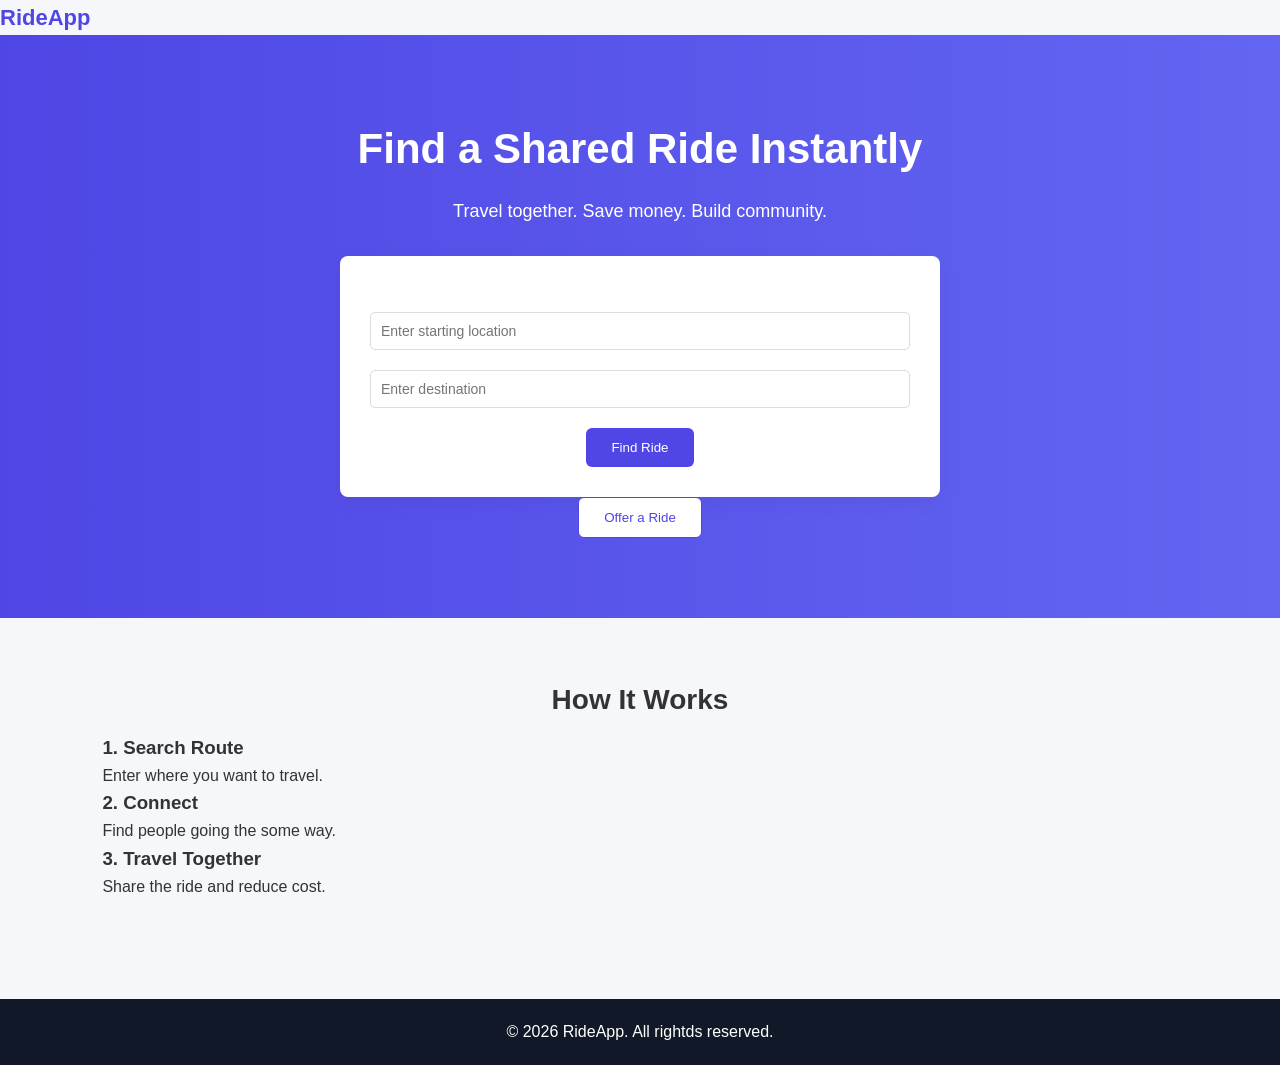
<file: index.html>
<!DOCTYPE html>
<html>
<head>
    <meta charset='utf-8'>
    <meta http-equiv='X-UA-Compatible' content='IE=edge'>
    <title>RideShare | Travel together</title>
    <meta name='viewport' content='width=device-width, initial-scale=1'>
    <link rel="stylesheet" href="css/style.css"/>
</head>
<body>
    <header class="header">
        <div class="container header-container">
            <div class="logo">
            RideApp
            </div>
        </div>
    </header>
    
    <main class="main">
        <section class="hero">
            <div class="container">
                <h1 class="hero-tittle">
                    Find a Shared Ride Instantly
                </h1>
                <p class="hero-subtitle">
                    Travel together. Save money. Build community.
                </p>
                <form id="searchForm" class="search-form">
                    <div class="form-group">
                        <lebel for="from">From</lebel>
                        <input type="text"
                        id="from"
                        name="from"
                        placeholder="Enter starting location"
                        required/>
                    </div>

                    <div class="form-group">
                        <lebel for="to"></lebel>
                        <input
                        type="text"
                        id="to"
                        name="to"
                        placeholder="Enter destination"
                        required/>
                    </div>
                    <button type="submit" class="btn btn-primary">
                        Find Ride
                    </button>
                </form>
                <div class="sffer-section">
                    <button
                    type="button"
                    id="offerBtn"
                    class="btn btn-secondary">
                    Offer a Ride</button>
                </div>
            </div>
        </section>

        <section class="how-it-works">
            <div class="container">
                <h2>How It Works</h2>
                <div class="steps">
                    <div class="step">
                        <h3>1. Search Route</h3>
                        <p> Enter where you want to travel.</p>
                    </div>
                    <div class="step">
                        <h3>2. Connect</h3>
                        <p>Find people going the some way.</p>
                    </div>
                    <div class="step">
                        <h3>3. Travel Together</h3>
                        <p>Share the ride and reduce cost.</p>
                    </div>
                </div>
            </div>
        </section>

    </main>
    <footer class="footer">
        <div class="container">
            <p>© 2026 RideApp. All rightds reserved.</p>
        </div>
    </footer>
    <script src="js/main.js"></script>
</body>
</html>
</file>
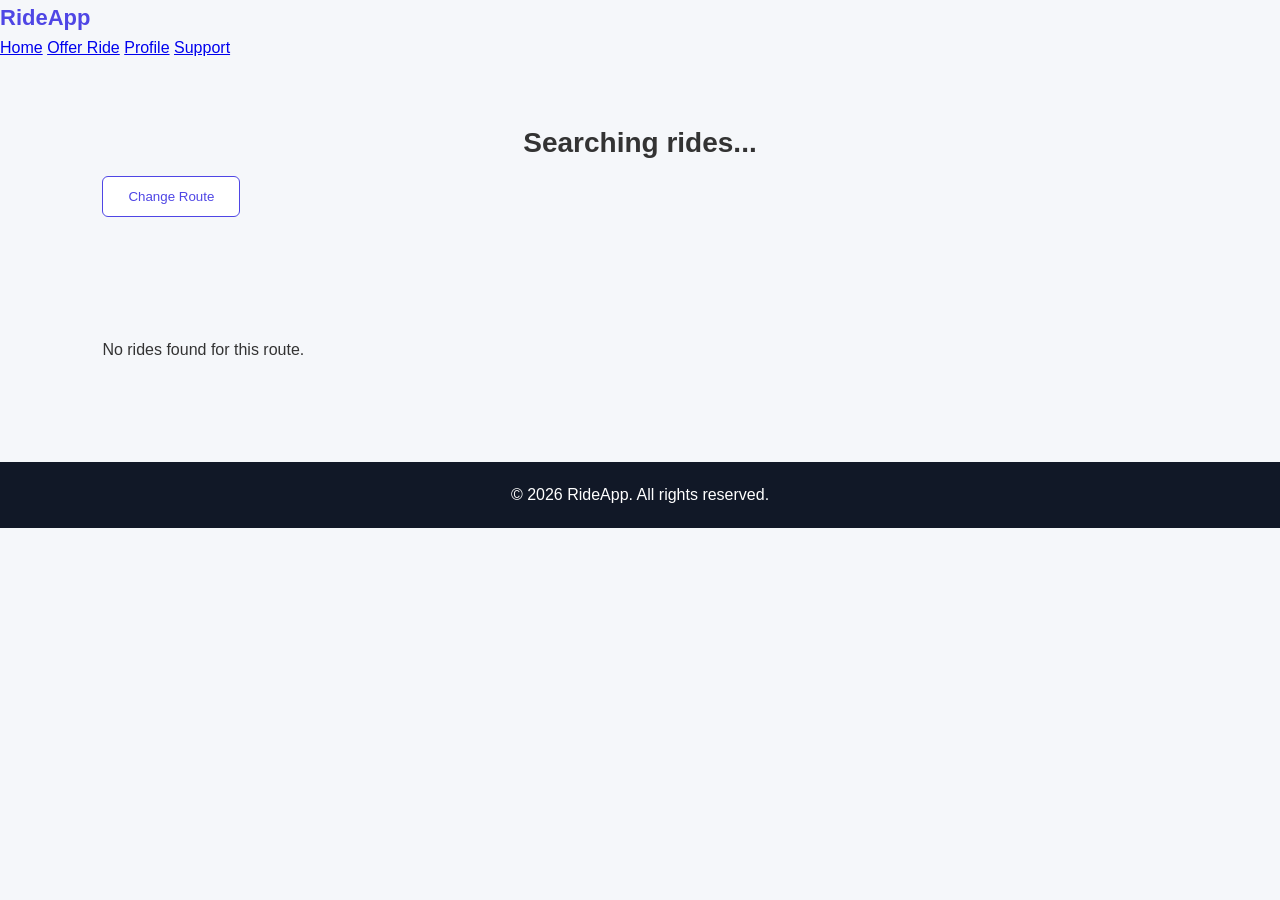
<file: find.html>
<!DOCTYPE html>
<html lang="en">
<head>
  <meta charset="UTF-8" />
  <meta name="viewport" content="width=device-width, initial-scale=1.0" />

  <title>RideApp | Search Results</title>

  <!-- CSS -->
  <link rel="stylesheet" href="css/style.css" />
</head>

<body>

  <!-- HEADER -->
  <header class="header">
    <div class="container header-container">

      <div class="logo">
        RideApp
      </div>

      <nav class="nav">
        <a href="index.html">Home</a>
        <a href="offer.html">Offer Ride</a>
        <a href="profile.html">Profile</a>
        <a href="support.html">Support</a>
      </nav>

    </div>
  </header>


  <!-- MAIN -->
  <main class="main">

    <!-- SEARCH INFO -->
    <section class="search-info">
      <div class="container">

        <h2 id="routeTitle">
          Searching rides...
        </h2>

        <button
          class="btn btn-secondary"
          onclick="goBack()"
        >
          Change Route
        </button>

      </div>
    </section>


    <!-- RESULTS -->
    <section class="results">
      <div class="container">

        <div
          id="resultsContainer"
          class="results-container"
        >
          <!-- Cards will load here -->
        </div>

        <div
          id="noResult"
          class="no-result hidden"
        >
          No rides found for this route.
        </div>

      </div>
    </section>

  </main>


  <!-- FOOTER -->
  <footer class="footer">
    <div class="container">
      <p>© 2026 RideApp. All rights reserved.</p>
    </div>
  </footer>


  <!-- JS -->
  <script src="js/search.js"></script>

</body>
</html>
</file>
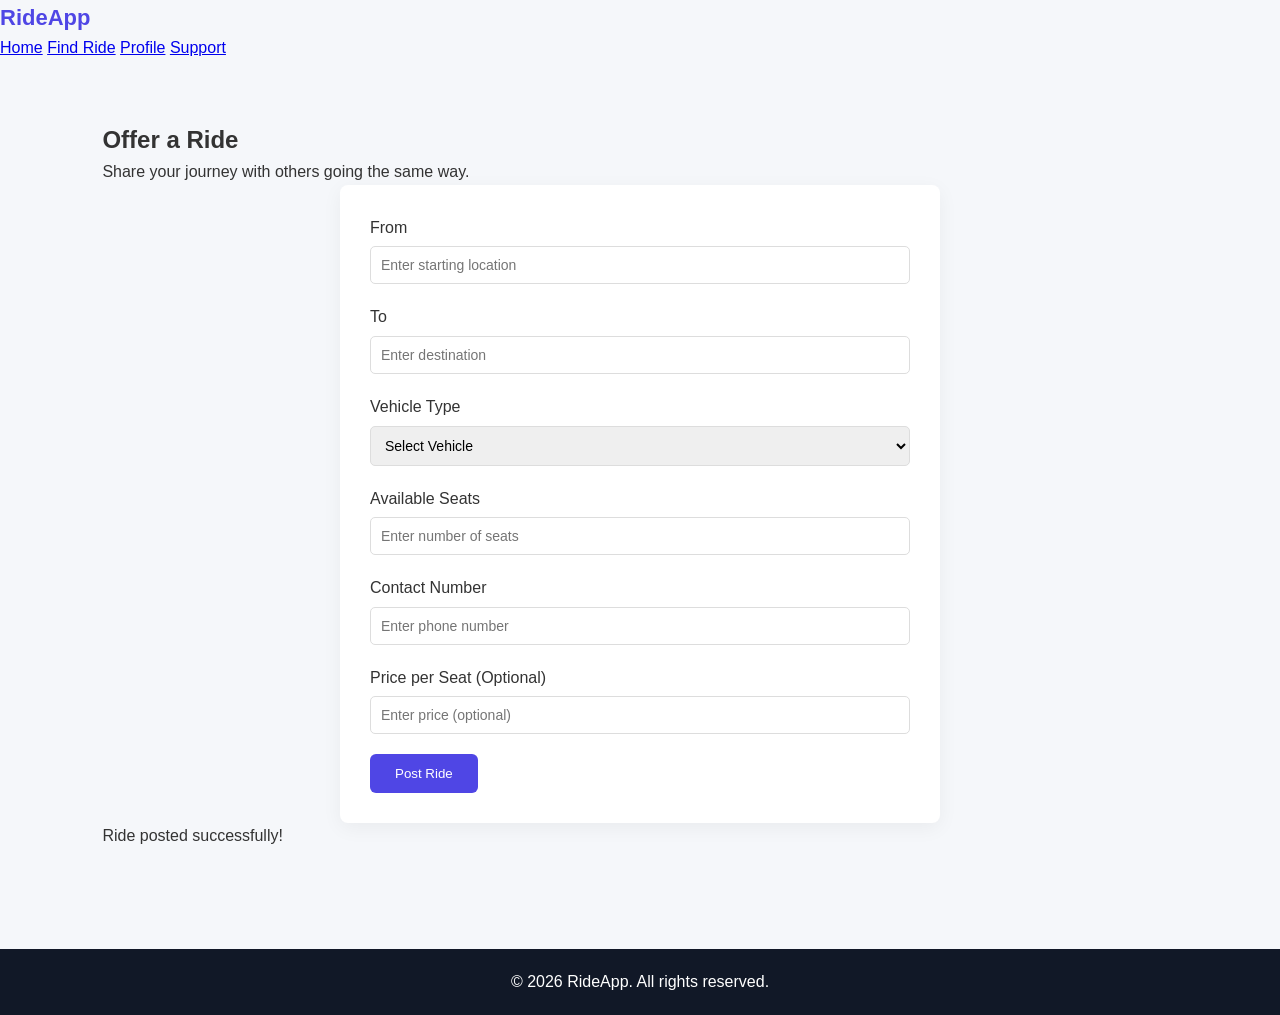
<file: offer.html>
<!DOCTYPE html>
<html lang="en">
<head>
  <meta charset="UTF-8" />
  <meta name="viewport" content="width=device-width, initial-scale=1.0" />

  <title>RideApp | Offer Ride</title>

  <!-- CSS -->
  <link rel="stylesheet" href="css/style.css" />
</head>

<body>

  <!-- HEADER -->
  <header class="header">
    <div class="container header-container">

      <div class="logo">
        RideApp
      </div>

      <nav class="nav">
        <a href="index.html">Home</a>
        <a href="find.html">Find Ride</a>
        <a href="profile.html">Profile</a>
        <a href="support.html">Support</a>
      </nav>

    </div>
  </header>


  <!-- MAIN -->
  <main class="main">

    <section class="offer-section">
      <div class="container">

        <h1>Offer a Ride</h1>
        <p>Share your journey with others going the same way.</p>

        <!-- OFFER FORM -->
        <form id="offerForm" class="offer-form">

          <!-- FROM -->
          <div class="form-group">
            <label for="from">From</label>
            <input
              type="text"
              id="from"
              name="from"
              placeholder="Enter starting location"
              required
            />
          </div>

          <!-- TO -->
          <div class="form-group">
            <label for="to">To</label>
            <input
              type="text"
              id="to"
              name="to"
              placeholder="Enter destination"
              required
            />
          </div>

          <!-- VEHICLE TYPE -->
          <div class="form-group">
            <label for="vehicle">Vehicle Type</label>
            <select id="vehicle" name="vehicle" required>
              <option value="">Select Vehicle</option>
              <option value="Car">Car</option>
              <option value="Bike">Bike</option>
              <option value="Auto">Auto</option>
              <option value="Truck">Truck</option>
            </select>
          </div>

          <!-- SEATS -->
          <div class="form-group">
            <label for="seats">Available Seats</label>
            <input
              type="number"
              id="seats"
              name="seats"
              min="1"
              max="10"
              placeholder="Enter number of seats"
              required
            />
          </div>

          <!-- PHONE -->
          <div class="form-group">
            <label for="phone">Contact Number</label>
            <input
              type="tel"
              id="phone"
              name="phone"
              placeholder="Enter phone number"
              pattern="[0-9]{10}"
              required
            />
          </div>

          <!-- PRICE -->
          <div class="form-group">
            <label for="price">Price per Seat (Optional)</label>
            <input
              type="number"
              id="price"
              name="price"
              placeholder="Enter price (optional)"
            />
          </div>

          <!-- SUBMIT -->
          <button type="submit" class="btn btn-primary">
            Post Ride
          </button>

        </form>

        <!-- SUCCESS MESSAGE -->
        <div id="successMessage" class="success-message hidden">
          Ride posted successfully!
        </div>

      </div>
    </section>

  </main>


  <!-- FOOTER -->
  <footer class="footer">
    <div class="container">
      <p>© 2026 RideApp. All rights reserved.</p>
    </div>
  </footer>


  <!-- JS -->
  <script src="js/form.js"></script>

</body>
</html>
</file>
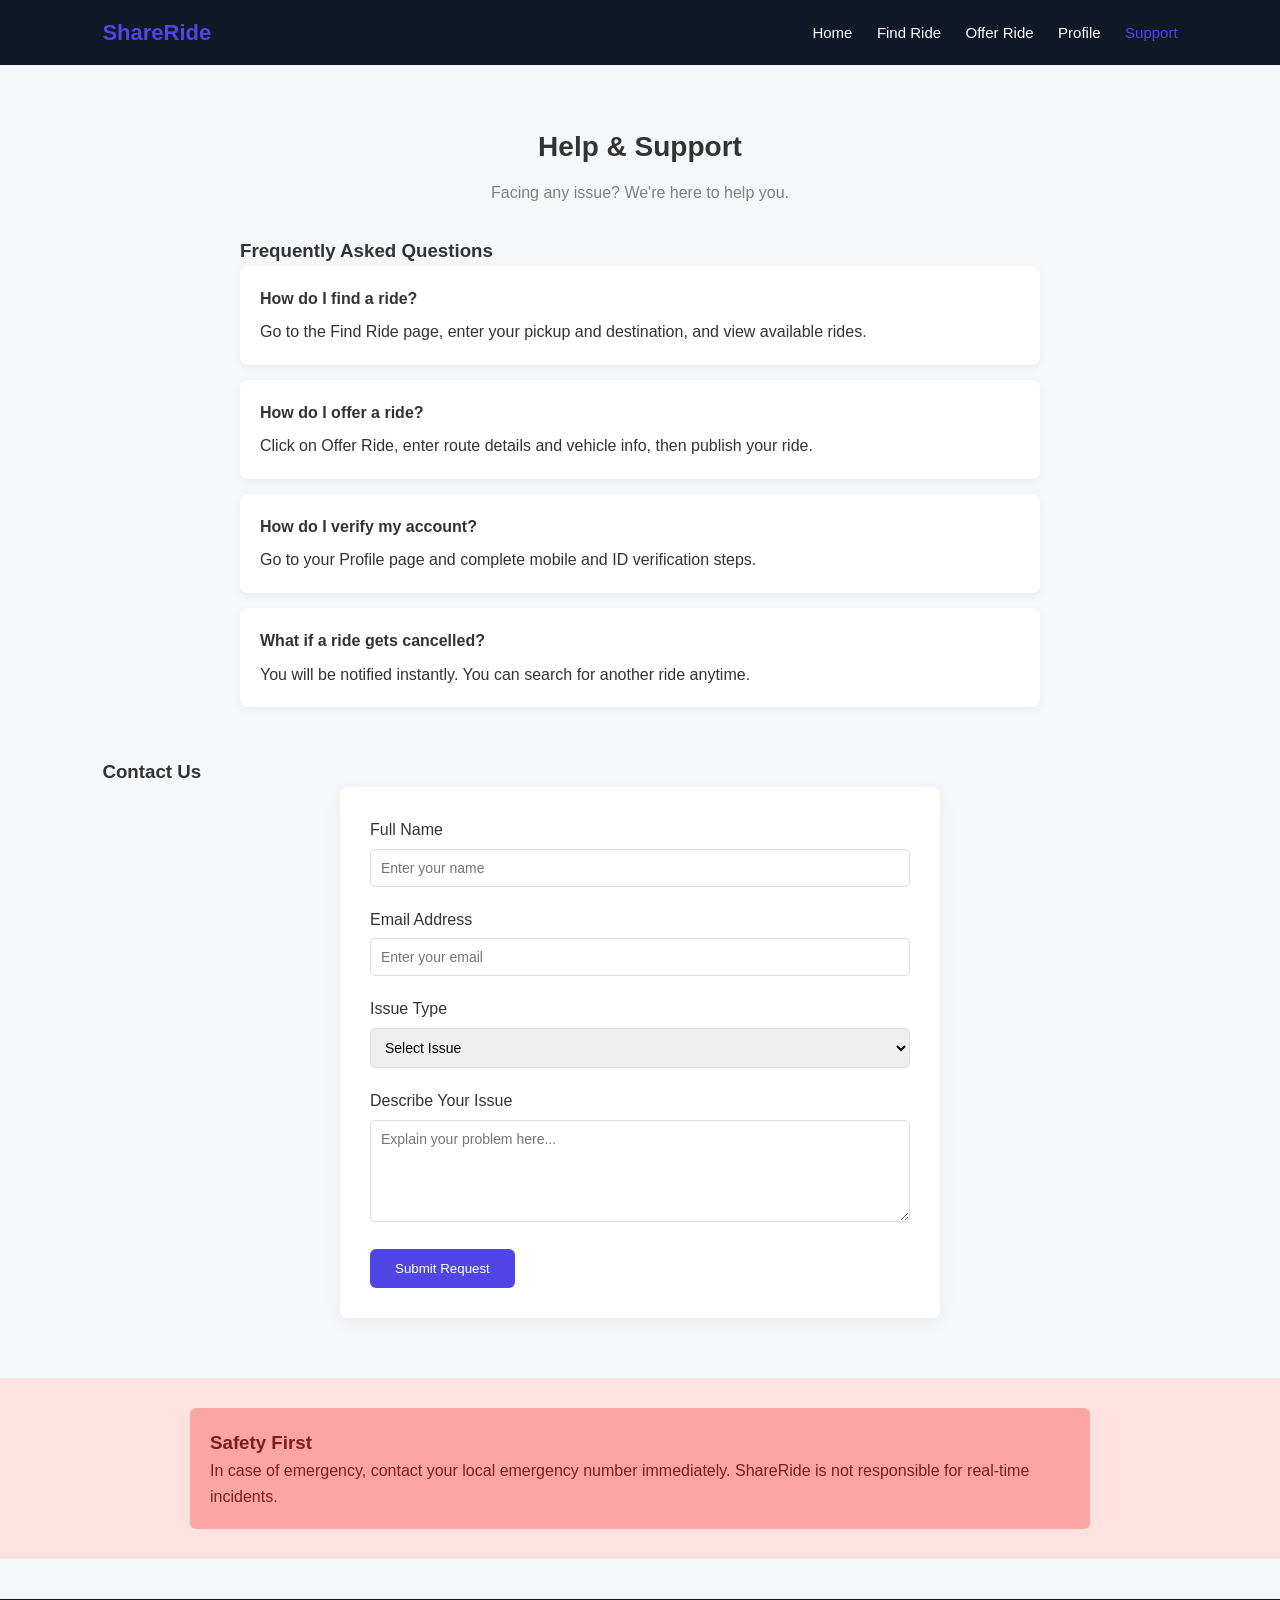
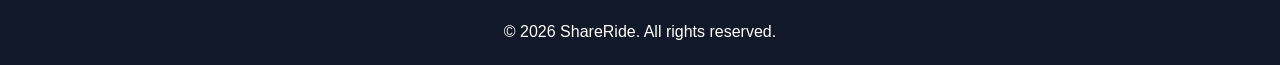
<file: support.html>
<!DOCTYPE html>
<html lang="en">
<head>
    <meta charset="UTF-8">
    <title>Support - ShareRide</title>
    <meta name="viewport" content="width=device-width, initial-scale=1.0">
    <link rel="stylesheet" href="css/style.css">
</head>
<body>

    <!-- Navbar -->
    <header class="navbar">
        <div class="logo">ShareRide</div>
        <nav>
            <a href="index.html">Home</a>
            <a href="find.html">Find Ride</a>
            <a href="offer.html">Offer Ride</a>
            <a href="profile.html">Profile</a>
            <a href="support.html" class="active">Support</a>
        </nav>
    </header>

    <!-- Support Section -->
    <section class="support-section">
        <div class="support-container">

            <h2>Help & Support</h2>
            <p class="support-subtext">
                Facing any issue? We're here to help you.
            </p>

            <!-- FAQ Section -->
            <div class="faq-section">
                <h3>Frequently Asked Questions</h3>

                <div class="faq-item">
                    <h4>How do I find a ride?</h4>
                    <p>Go to the Find Ride page, enter your pickup and destination, and view available rides.</p>
                </div>

                <div class="faq-item">
                    <h4>How do I offer a ride?</h4>
                    <p>Click on Offer Ride, enter route details and vehicle info, then publish your ride.</p>
                </div>

                <div class="faq-item">
                    <h4>How do I verify my account?</h4>
                    <p>Go to your Profile page and complete mobile and ID verification steps.</p>
                </div>

                <div class="faq-item">
                    <h4>What if a ride gets cancelled?</h4>
                    <p>You will be notified instantly. You can search for another ride anytime.</p>
                </div>
            </div>

            <!-- Contact Form -->
            <div class="contact-section">
                <h3>Contact Us</h3>

                <form class="support-form">
                    <div class="form-group">
                        <label for="name">Full Name</label>
                        <input type="text" id="name" placeholder="Enter your name">
                    </div>

                    <div class="form-group">
                        <label for="email">Email Address</label>
                        <input type="email" id="email" placeholder="Enter your email">
                    </div>

                    <div class="form-group">
                        <label for="issue">Issue Type</label>
                        <select id="issue">
                            <option>Select Issue</option>
                            <option>Ride Related</option>
                            <option>Payment Issue</option>
                            <option>Account Problem</option>
                            <option>Safety Concern</option>
                            <option>Other</option>
                        </select>
                    </div>

                    <div class="form-group">
                        <label for="message">Describe Your Issue</label>
                        <textarea id="message" rows="5" placeholder="Explain your problem here..."></textarea>
                    </div>

                    <button type="submit" class="submit-btn">Submit Request</button>
                </form>
            </div>

        </div>
    </section>

    <!-- Emergency Notice -->
    <section class="safety-alert">
        <div class="alert-box">
            <h3>Safety First</h3>
            <p>
                In case of emergency, contact your local emergency number immediately.
                ShareRide is not responsible for real-time incidents.
            </p>
        </div>
    </section>

    <!-- Footer -->
    <footer class="footer">
        <p>© 2026 ShareRide. All rights reserved.</p>
    </footer>

</body>
</html>
</file>
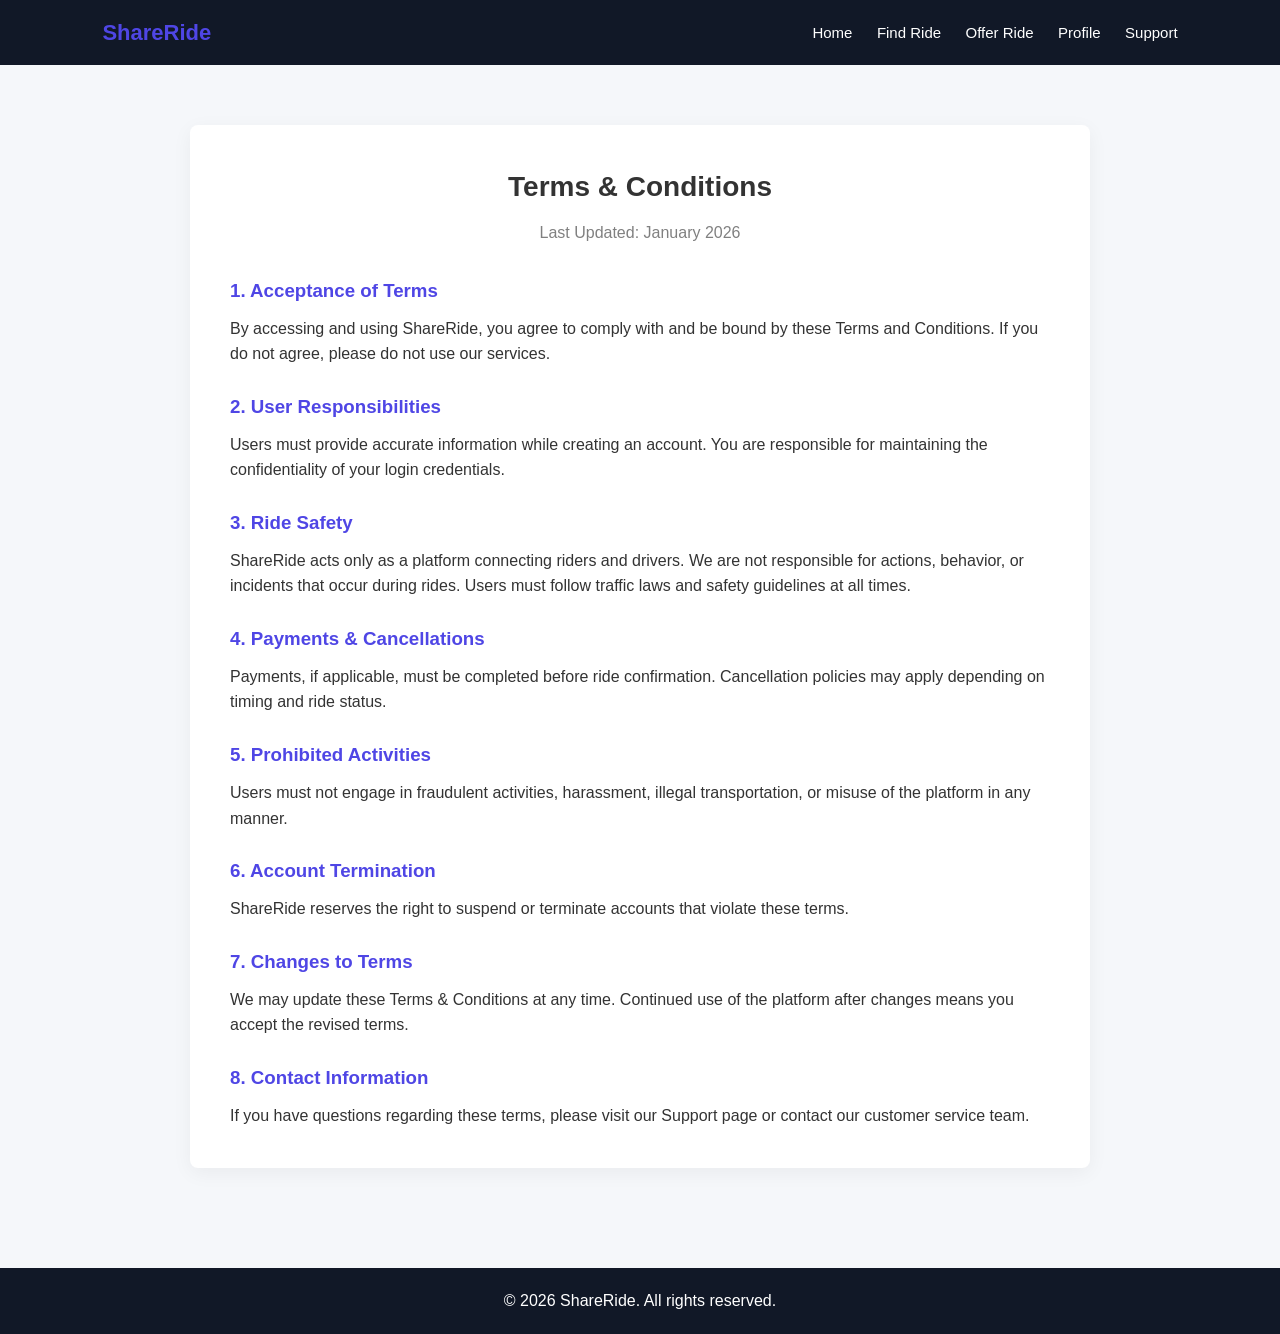
<file: terms.html>
<!DOCTYPE html>
<html lang="en">
<head>
    <meta charset="UTF-8">
    <title>Terms & Conditions - ShareRide</title>
    <meta name="viewport" content="width=device-width, initial-scale=1.0">
    <link rel="stylesheet" href="css/style.css">
</head>
<body>

    <!-- Navbar -->
    <header class="navbar">
        <div class="logo">ShareRide</div>
        <nav>
            <a href="index.html">Home</a>
            <a href="find.html">Find Ride</a>
            <a href="offer.html">Offer Ride</a>
            <a href="profile.html">Profile</a>
            <a href="support.html">Support</a>
        </nav>
    </header>

    <!-- Terms Section -->
    <section class="terms-section">
        <div class="terms-container">

            <h2>Terms & Conditions</h2>
            <p class="last-updated">Last Updated: January 2026</p>

            <div class="terms-content">

                <h3>1. Acceptance of Terms</h3>
                <p>
                    By accessing and using ShareRide, you agree to comply with and be bound by these Terms and Conditions.
                    If you do not agree, please do not use our services.
                </p>

                <h3>2. User Responsibilities</h3>
                <p>
                    Users must provide accurate information while creating an account.
                    You are responsible for maintaining the confidentiality of your login credentials.
                </p>

                <h3>3. Ride Safety</h3>
                <p>
                    ShareRide acts only as a platform connecting riders and drivers.
                    We are not responsible for actions, behavior, or incidents that occur during rides.
                    Users must follow traffic laws and safety guidelines at all times.
                </p>

                <h3>4. Payments & Cancellations</h3>
                <p>
                    Payments, if applicable, must be completed before ride confirmation.
                    Cancellation policies may apply depending on timing and ride status.
                </p>

                <h3>5. Prohibited Activities</h3>
                <p>
                    Users must not engage in fraudulent activities, harassment, illegal transportation,
                    or misuse of the platform in any manner.
                </p>

                <h3>6. Account Termination</h3>
                <p>
                    ShareRide reserves the right to suspend or terminate accounts that violate these terms.
                </p>

                <h3>7. Changes to Terms</h3>
                <p>
                    We may update these Terms & Conditions at any time.
                    Continued use of the platform after changes means you accept the revised terms.
                </p>

                <h3>8. Contact Information</h3>
                <p>
                    If you have questions regarding these terms, please visit our Support page
                    or contact our customer service team.
                </p>

            </div>

        </div>
    </section>

    <!-- Footer -->
    <footer class="footer">
        <p>© 2026 ShareRide. All rights reserved.</p>
    </footer>

</body>
</html>
</file>
<file: css/style.css>
/* =========================
   GLOBAL RESET
========================= */
* {
    margin: 0;
    padding: 0;
    box-sizing: border-box;
    font-family: 'Segoe UI', sans-serif;
}

body {
    background: #f5f7fa;
    color: #333;
    line-height: 1.6;
}

/* =========================
   NAVBAR
========================= */
.navbar {
    background: #111827;
    color: white;
    display: flex;
    justify-content: space-between;
    align-items: center;
    padding: 15px 8%;
}

.logo {
    font-size: 22px;
    font-weight: bold;
    color: #4f46e5;
}

.navbar nav a {
    color: white;
    text-decoration: none;
    margin-left: 20px;
    font-size: 15px;
    transition: 0.3s;
}

.navbar nav a:hover,
.navbar nav a.active {
    color: #4f46e5;
}

/* =========================
   HERO SECTION (Index)
========================= */
.hero {
    background: linear-gradient(to right, #4f46e5, #6366f1);
    color: white;
    text-align: center;
    padding: 80px 20px;
}

.hero h1 {
    font-size: 42px;
    margin-bottom: 15px;
}

.hero p {
    font-size: 18px;
    margin-bottom: 30px;
}

.hero .btn-group a {
    display: inline-block;
    margin: 10px;
}

/* =========================
   BUTTONS
========================= */
.btn-primary,
.submit-btn {
    background: #4f46e5;
    color: white;
    padding: 12px 25px;
    border: none;
    border-radius: 6px;
    text-decoration: none;
    cursor: pointer;
    transition: 0.3s;
}

.btn-primary:hover,
.submit-btn:hover {
    background: #3730a3;
}

.btn-secondary {
    background: white;
    color: #4f46e5;
    padding: 12px 25px;
    border-radius: 6px;
    text-decoration: none;
    border: 1px solid #4f46e5;
    transition: 0.3s;
}

.btn-secondary:hover {
    background: #4f46e5;
    color: white;
}

/* =========================
   SECTION CONTAINER
========================= */
section {
    padding: 60px 8%;
}

h2 {
    text-align: center;
    margin-bottom: 10px;
    font-size: 28px;
}

.support-subtext,
.last-updated {
    text-align: center;
    color: gray;
    margin-bottom: 30px;
}

/* =========================
   FORM STYLING
========================= */
form {
    max-width: 600px;
    margin: auto;
    background: white;
    padding: 30px;
    border-radius: 8px;
    box-shadow: 0 5px 20px rgba(0,0,0,0.05);
}

.form-group {
    margin-bottom: 20px;
}

label {
    display: block;
    margin-bottom: 6px;
    font-weight: 500;
}

input,
select,
textarea {
    width: 100%;
    padding: 10px;
    border: 1px solid #ddd;
    border-radius: 5px;
    font-size: 14px;
}

input:focus,
select:focus,
textarea:focus {
    outline: none;
    border-color: #4f46e5;
}

/* =========================
   FAQ SECTION
========================= */
.faq-section {
    max-width: 800px;
    margin: auto;
    margin-bottom: 50px;
}

.faq-item {
    background: white;
    padding: 20px;
    border-radius: 8px;
    margin-bottom: 15px;
    box-shadow: 0 3px 10px rgba(0,0,0,0.05);
}

.faq-item h4 {
    margin-bottom: 8px;
}

/* =========================
   PROFILE PAGE
========================= */
.profile-card {
    max-width: 500px;
    margin: auto;
    background: white;
    padding: 30px;
    border-radius: 8px;
    text-align: center;
    box-shadow: 0 5px 20px rgba(0,0,0,0.05);
}

.profile-card img {
    width: 120px;
    border-radius: 50%;
    margin-bottom: 15px;
}

/* =========================
   TERMS PAGE
========================= */
.terms-container {
    max-width: 900px;
    margin: auto;
    background: white;
    padding: 40px;
    border-radius: 8px;
    box-shadow: 0 5px 20px rgba(0,0,0,0.05);
}

.terms-content h3 {
    margin-top: 25px;
    margin-bottom: 10px;
    color: #4f46e5;
}

/* =========================
   ALERT BOX
========================= */
.safety-alert {
    padding: 30px 8%;
    background: #fee2e2;
}

.alert-box {
    max-width: 900px;
    margin: auto;
    background: #fca5a5;
    padding: 20px;
    border-radius: 6px;
    color: #7f1d1d;
}

/* =========================
   FOOTER
========================= */
.footer {
    background: #111827;
    color: white;
    text-align: center;
    padding: 20px;
    margin-top: 40px;
}

/* =========================
   RESPONSIVE DESIGN
========================= */
@media (max-width: 768px) {

    .navbar {
        flex-direction: column;
        align-items: flex-start;
    }

    .navbar nav {
        margin-top: 10px;
    }

    .navbar nav a {
        display: block;
        margin: 8px 0;
    }

    .hero h1 {
        font-size: 28px;
    }

    form {
        padding: 20px;
    }

    .terms-container {
        padding: 20px;
    }
}
</file>
